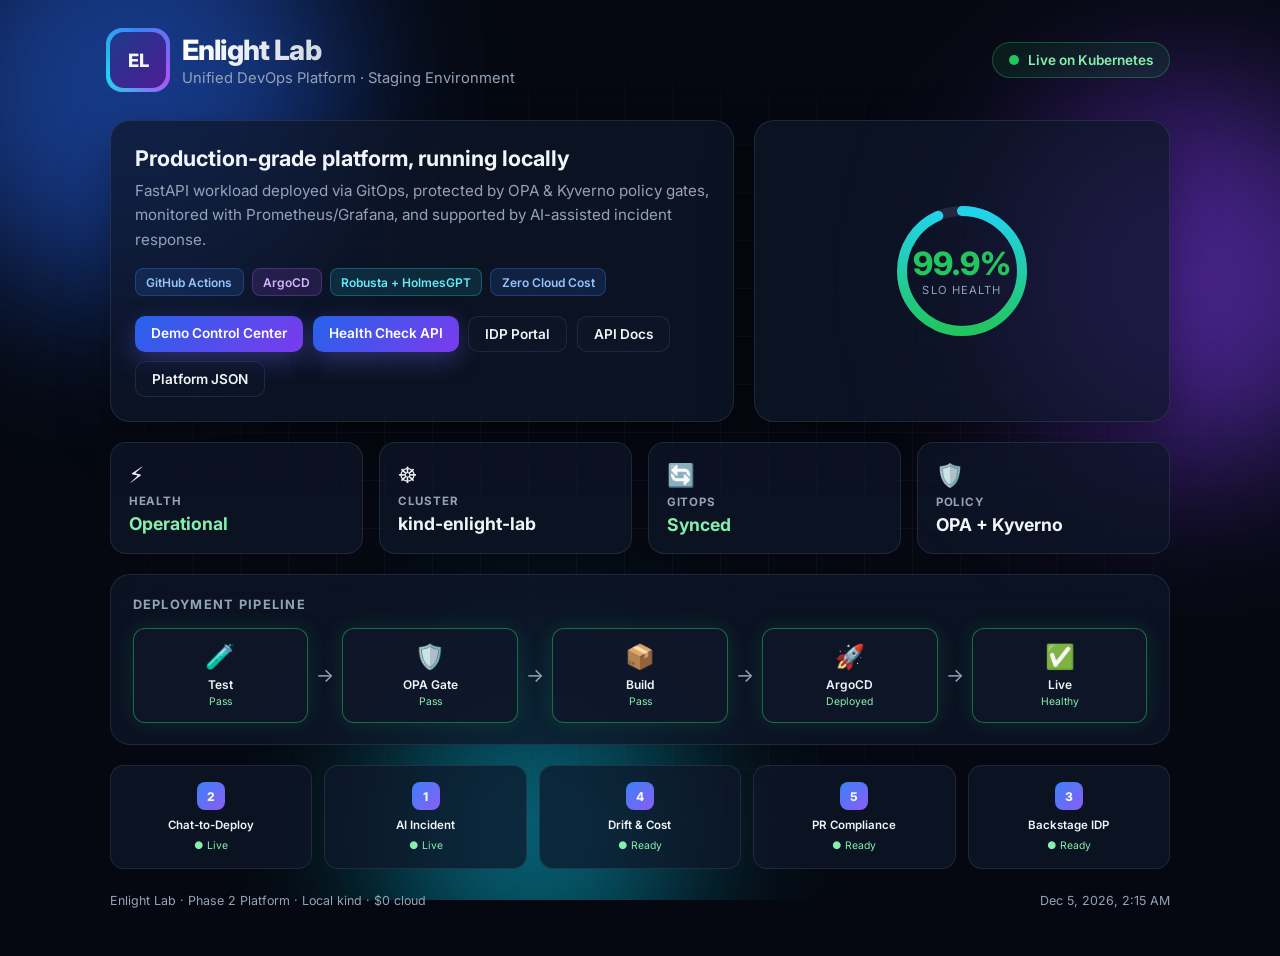
<file: workload/fastapi/app/dashboard.html>
<!DOCTYPE html>
<html lang="en">
<head>
  <meta charset="utf-8" />
  <meta name="viewport" content="width=device-width, initial-scale=1" />
  <title>Enlight Lab — Platform Dashboard</title>
  <link rel="preconnect" href="https://fonts.googleapis.com" />
  <link href="https://fonts.googleapis.com/css2?family=Inter:wght@400;500;600;700;800&display=swap" rel="stylesheet" />
  <style>
    :root {
      --bg: #050810;
      --glass: rgba(15, 23, 42, 0.72);
      --border: rgba(148, 163, 184, 0.15);
      --text: #f1f5f9;
      --muted: #94a3b8;
      --blue: #3b82f6;
      --purple: #a855f7;
      --cyan: #22d3ee;
      --green: #22c55e;
      --pink: #ec4899;
    }
    * { box-sizing: border-box; margin: 0; padding: 0; }
    body {
      font-family: "Inter", system-ui, sans-serif;
      background: var(--bg);
      color: var(--text);
      min-height: 100vh;
      overflow-x: hidden;
    }
    .bg {
      position: fixed; inset: 0; z-index: 0; overflow: hidden;
      background: #050810;
    }
    .orb {
      position: absolute; border-radius: 50%; filter: blur(80px); opacity: .55;
      animation: float 12s ease-in-out infinite;
    }
    .orb1 { width: 420px; height: 420px; background: #2563eb; top: -120px; left: -80px; }
    .orb2 { width: 380px; height: 380px; background: #7c3aed; top: 10%; right: -100px; animation-delay: -4s; }
    .orb3 { width: 300px; height: 300px; background: #06b6d4; bottom: -80px; left: 30%; animation-delay: -8s; }
    @keyframes float {
      0%, 100% { transform: translate(0, 0) scale(1); }
      50% { transform: translate(20px, -30px) scale(1.05); }
    }
    .grid-bg {
      position: absolute; inset: 0;
      background-image: linear-gradient(rgba(148,163,184,.06) 1px, transparent 1px),
                        linear-gradient(90deg, rgba(148,163,184,.06) 1px, transparent 1px);
      background-size: 48px 48px;
      mask-image: radial-gradient(ellipse at center, black 30%, transparent 75%);
    }
    .wrap { position: relative; z-index: 1; max-width: 1100px; margin: 0 auto; padding: 2rem 1.25rem 3rem; }

    header {
      display: flex; align-items: center; justify-content: space-between;
      gap: 1rem; flex-wrap: wrap; margin-bottom: 2rem;
      animation: fadeUp .6s ease both;
    }
    .brand { display: flex; align-items: center; gap: 1rem; }
    .logo-wrap {
      position: relative; width: 56px; height: 56px;
    }
    .logo-ring {
      position: absolute; inset: -4px; border-radius: 16px;
      background: conic-gradient(from 0deg, #3b82f6, #a855f7, #22d3ee, #3b82f6);
      animation: spin 4s linear infinite;
    }
    @keyframes spin { to { transform: rotate(360deg); } }
    .logo {
      position: relative; width: 56px; height: 56px; border-radius: 14px;
      background: #0f172a; display: grid; place-items: center;
      font-weight: 800; font-size: 1.15rem;
      background: linear-gradient(135deg, #1e3a8a, #4c1d95);
    }
    h1 {
      font-size: 1.75rem; font-weight: 800; letter-spacing: -.03em;
      background: linear-gradient(90deg, #fff, #94a3b8);
      -webkit-background-clip: text; -webkit-text-fill-color: transparent;
    }
    .sub { color: var(--muted); font-size: .92rem; margin-top: .15rem; }
    .live-pill {
      display: flex; align-items: center; gap: .55rem;
      padding: .55rem 1rem; border-radius: 999px;
      background: rgba(34, 197, 94, .1); border: 1px solid rgba(34, 197, 94, .35);
      font-size: .85rem; font-weight: 600; color: #86efac;
      backdrop-filter: blur(8px);
    }
    .live-dot {
      width: 10px; height: 10px; border-radius: 50%; background: var(--green);
      box-shadow: 0 0 0 0 rgba(34, 197, 94, .6);
      animation: ping 1.8s infinite;
    }
    @keyframes ping {
      0% { box-shadow: 0 0 0 0 rgba(34, 197, 94, .6); }
      70% { box-shadow: 0 0 0 12px rgba(34, 197, 94, 0); }
      100% { box-shadow: 0 0 0 0 rgba(34, 197, 94, 0); }
    }

    .hero {
      display: grid; grid-template-columns: 1.2fr .8fr; gap: 1.25rem;
      margin-bottom: 1.25rem;
      animation: fadeUp .7s ease .1s both;
    }
    @media (max-width: 800px) { .hero { grid-template-columns: 1fr; } }

    .panel {
      background: var(--glass); border: 1px solid var(--border);
      border-radius: 20px; padding: 1.5rem; backdrop-filter: blur(16px);
      box-shadow: 0 20px 50px rgba(0,0,0,.35);
    }
    .panel h2 { font-size: 1.35rem; font-weight: 700; margin-bottom: .5rem; }
    .panel p { color: var(--muted); line-height: 1.6; font-size: .95rem; }
    .tags { display: flex; flex-wrap: wrap; gap: .5rem; margin-top: 1rem; }
    .tag {
      font-size: .75rem; font-weight: 600; padding: .35rem .65rem; border-radius: 8px;
      background: rgba(59, 130, 246, .15); border: 1px solid rgba(59, 130, 246, .3);
      color: #93c5fd;
    }
    .tag.purple { background: rgba(168,85,247,.15); border-color: rgba(168,85,247,.3); color: #d8b4fe; }
    .tag.cyan { background: rgba(34,211,238,.12); border-color: rgba(34,211,238,.3); color: #67e8f9; }

    .status-ring-wrap {
      display: flex; flex-direction: column; align-items: center; justify-content: center;
      min-height: 220px;
    }
    .ring {
      position: relative; width: 140px; height: 140px;
    }
    .ring svg { transform: rotate(-90deg); }
    .ring-bg { fill: none; stroke: rgba(148,163,184,.15); stroke-width: 10; }
    .ring-fg {
      fill: none; stroke: url(#grad); stroke-width: 10; stroke-linecap: round;
      stroke-dasharray: 377; stroke-dashoffset: 377;
      animation: ringFill 1.5s ease forwards .3s;
    }
    @keyframes ringFill { to { stroke-dashoffset: 25; } }
    .ring-label {
      position: absolute; inset: 0; display: grid; place-items: center; text-align: center;
    }
    .ring-label .pct { font-size: 2rem; font-weight: 800; color: var(--green); }
    .ring-label .lbl { font-size: .7rem; color: var(--muted); text-transform: uppercase; letter-spacing: .1em; }

    .metrics {
      display: grid; grid-template-columns: repeat(4, 1fr); gap: 1rem;
      margin-bottom: 1.25rem;
      animation: fadeUp .8s ease .2s both;
    }
    @media (max-width: 700px) { .metrics { grid-template-columns: repeat(2, 1fr); } }
    .metric {
      background: var(--glass); border: 1px solid var(--border); border-radius: 16px;
      padding: 1.1rem; backdrop-filter: blur(12px);
      transition: transform .2s, border-color .2s;
    }
    .metric:hover { transform: translateY(-3px); border-color: rgba(59,130,246,.4); }
    .metric .icon { font-size: 1.4rem; margin-bottom: .4rem; }
    .metric h3 { font-size: .72rem; text-transform: uppercase; letter-spacing: .08em; color: var(--muted); }
    .metric .val { font-size: 1.1rem; font-weight: 700; margin-top: .35rem; }
    .metric .val.ok { color: #86efac; }

    .pipeline {
      background: var(--glass); border: 1px solid var(--border); border-radius: 20px;
      padding: 1.35rem; margin-bottom: 1.25rem; backdrop-filter: blur(16px);
      animation: fadeUp .9s ease .3s both;
    }
    .pipeline h3 { font-size: .8rem; text-transform: uppercase; letter-spacing: .1em; color: var(--muted); margin-bottom: 1rem; }
    .flow {
      display: flex; align-items: center; justify-content: space-between; gap: .5rem; flex-wrap: wrap;
    }
    .step {
      flex: 1; min-width: 100px; text-align: center; padding: .85rem .5rem; border-radius: 12px;
      background: rgba(15,23,42,.8); border: 1px solid var(--border);
      position: relative;
    }
    .step.active { border-color: rgba(34,197,94,.5); box-shadow: 0 0 20px rgba(34,197,94,.15); }
    .step .emoji { font-size: 1.5rem; }
    .step .name { font-size: .75rem; font-weight: 600; margin-top: .35rem; }
    .step .state { font-size: .65rem; color: #86efac; margin-top: .2rem; }
    .arrow { color: var(--muted); font-size: 1.2rem; flex-shrink: 0; }

    .demos {
      display: grid; grid-template-columns: repeat(5, 1fr); gap: .75rem;
      animation: fadeUp 1s ease .4s both;
    }
    @media (max-width: 800px) { .demos { grid-template-columns: repeat(2, 1fr); } }
    .demo {
      text-align: center; padding: 1rem .5rem; border-radius: 14px;
      background: var(--glass); border: 1px solid var(--border);
      backdrop-filter: blur(10px); transition: .2s;
    }
    .demo:hover { border-color: rgba(168,85,247,.45); transform: scale(1.02); }
    .demo .num {
      width: 28px; height: 28px; border-radius: 8px; margin: 0 auto .5rem;
      background: linear-gradient(135deg, #3b82f6, #8b5cf6);
      display: grid; place-items: center; font-size: .75rem; font-weight: 800;
    }
    .demo .title { font-size: .72rem; font-weight: 600; line-height: 1.3; }
    .demo .st { font-size: .65rem; color: #86efac; margin-top: .35rem; }

    footer {
      margin-top: 1.5rem; display: flex; justify-content: space-between; flex-wrap: wrap; gap: .5rem;
      color: var(--muted); font-size: .78rem;
      animation: fadeUp 1.1s ease .5s both;
    }
    @keyframes fadeUp {
      from { opacity: 0; transform: translateY(16px); }
      to { opacity: 1; transform: translateY(0); }
    }
    .cta-row { display: flex; flex-wrap: wrap; gap: .6rem; margin-top: 1.25rem; }
    .btn {
      text-decoration: none; font-size: .85rem; font-weight: 600; padding: .55rem 1rem;
      border-radius: 10px; transition: .15s;
    }
    .btn-primary {
      color: #fff; background: linear-gradient(135deg, #2563eb, #7c3aed);
      box-shadow: 0 8px 24px rgba(99, 102, 241, .35);
    }
    .btn-primary:hover { filter: brightness(1.1); transform: translateY(-1px); }
    .btn-ghost {
      color: var(--text); border: 1px solid var(--border); background: rgba(15,23,42,.5);
    }
    .btn-ghost:hover { border-color: rgba(148,163,184,.4); }
  </style>
</head>
<body>
  <div class="bg">
    <div class="orb orb1"></div>
    <div class="orb orb2"></div>
    <div class="orb orb3"></div>
    <div class="grid-bg"></div>
  </div>

  <div class="wrap">
    <header>
      <div class="brand">
        <div class="logo-wrap">
          <div class="logo-ring"></div>
          <div class="logo">EL</div>
        </div>
        <div>
          <h1>Enlight Lab</h1>
          <div class="sub">Unified DevOps Platform · Staging Environment</div>
        </div>
      </div>
      <div class="live-pill"><span class="live-dot"></span> Live on Kubernetes</div>
    </header>

    <section class="hero">
      <div class="panel">
        <h2>Production-grade platform, running locally</h2>
        <p>
          FastAPI workload deployed via GitOps, protected by OPA &amp; Kyverno policy gates,
          monitored with Prometheus/Grafana, and supported by AI-assisted incident response.
        </p>
        <div class="tags">
          <span class="tag">GitHub Actions</span>
          <span class="tag purple">ArgoCD</span>
          <span class="tag cyan">Robusta + HolmesGPT</span>
          <span class="tag">Zero Cloud Cost</span>
        </div>
        <div class="cta-row">
          <a class="btn btn-primary" href="http://localhost:30900" target="_blank">Demo Control Center</a>
          <a class="btn btn-primary" href="/health" target="_blank">Health Check API</a>
          <a class="btn btn-ghost" href="/idp" target="_blank">IDP Portal</a>
          <a class="btn btn-ghost" href="/docs" target="_blank">API Docs</a>
          <a class="btn btn-ghost" href="/api/info" target="_blank">Platform JSON</a>
        </div>
      </div>
      <div class="panel status-ring-wrap">
        <div class="ring">
          <svg width="140" height="140" viewBox="0 0 140 140">
            <defs>
              <linearGradient id="grad" x1="0%" y1="0%" x2="100%" y2="0%">
                <stop offset="0%" stop-color="#22c55e"/>
                <stop offset="100%" stop-color="#22d3ee"/>
              </linearGradient>
            </defs>
            <circle class="ring-bg" cx="70" cy="70" r="60"/>
            <circle class="ring-fg" cx="70" cy="70" r="60"/>
          </svg>
          <div class="ring-label">
            <div>
              <div class="pct">99.9%</div>
              <div class="lbl">SLO Health</div>
            </div>
          </div>
        </div>
      </div>
    </section>

    <section class="metrics">
      <div class="metric">
        <div class="icon">⚡</div>
        <h3>Health</h3>
        <div class="val ok">Operational</div>
      </div>
      <div class="metric">
        <div class="icon">☸️</div>
        <h3>Cluster</h3>
        <div class="val">kind-enlight-lab</div>
      </div>
      <div class="metric">
        <div class="icon">🔄</div>
        <h3>GitOps</h3>
        <div class="val ok">Synced</div>
      </div>
      <div class="metric">
        <div class="icon">🛡️</div>
        <h3>Policy</h3>
        <div class="val">OPA + Kyverno</div>
      </div>
    </section>

    <section class="pipeline">
      <h3>Deployment pipeline</h3>
      <div class="flow">
        <div class="step active"><div class="emoji">🧪</div><div class="name">Test</div><div class="state">Pass</div></div>
        <span class="arrow">→</span>
        <div class="step active"><div class="emoji">🛡️</div><div class="name">OPA Gate</div><div class="state">Pass</div></div>
        <span class="arrow">→</span>
        <div class="step active"><div class="emoji">📦</div><div class="name">Build</div><div class="state">Pass</div></div>
        <span class="arrow">→</span>
        <div class="step active"><div class="emoji">🚀</div><div class="name">ArgoCD</div><div class="state">Deployed</div></div>
        <span class="arrow">→</span>
        <div class="step active"><div class="emoji">✅</div><div class="name">Live</div><div class="state">Healthy</div></div>
      </div>
    </section>

    <section class="demos">
      <div class="demo"><div class="num">2</div><div class="title">Chat-to-Deploy</div><div class="st">● Live</div></div>
      <div class="demo"><div class="num">1</div><div class="title">AI Incident</div><div class="st">● Live</div></div>
      <div class="demo"><div class="num">4</div><div class="title">Drift &amp; Cost</div><div class="st">● Ready</div></div>
      <div class="demo"><div class="num">5</div><div class="title">PR Compliance</div><div class="st">● Ready</div></div>
      <div class="demo"><div class="num">3</div><div class="title">Backstage IDP</div><div class="st">● Ready</div></div>
    </section>

    <footer>
      <span>Enlight Lab · Phase 2 Platform · Local kind · $0 cloud</span>
      <span id="clock"></span>
    </footer>
  </div>
  <script>
  function tick() {
    document.getElementById("clock").textContent =
      new Date().toLocaleString(undefined, { dateStyle: "medium", timeStyle: "short" });
  }
  tick(); setInterval(tick, 1000);
  </script>
</body>
</html>
</file>
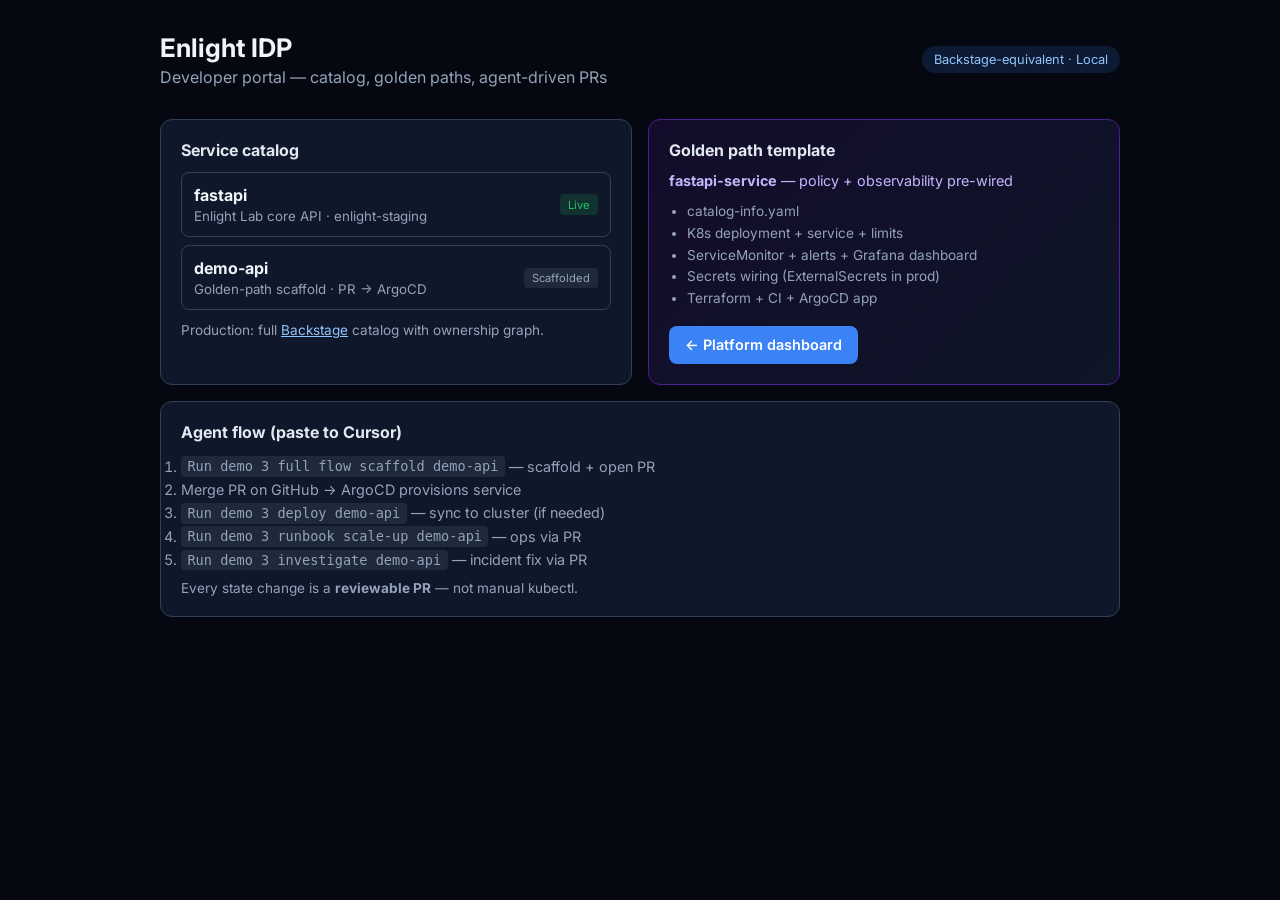
<file: workload/fastapi/app/idp-portal.html>
<!DOCTYPE html>
<html lang="en">
<head>
  <meta charset="utf-8" />
  <meta name="viewport" content="width=device-width, initial-scale=1" />
  <title>Enlight IDP — Developer Portal</title>
  <link href="https://fonts.googleapis.com/css2?family=Inter:wght@400;600;700&display=swap" rel="stylesheet" />
  <style>
    :root { --bg:#050810; --card:#0f172a; --border:#334155; --text:#f1f5f9; --muted:#94a3b8; --blue:#3b82f6; --green:#22c55e; --purple:#a855f7; }
    * { box-sizing:border-box; margin:0; padding:0; }
    body { font-family:Inter,system-ui,sans-serif; background:var(--bg); color:var(--text); min-height:100vh; }
    .wrap { max-width:1000px; margin:0 auto; padding:2rem 1.25rem; }
    header { display:flex; justify-content:space-between; align-items:center; margin-bottom:2rem; flex-wrap:wrap; gap:1rem; }
    h1 { font-size:1.6rem; font-weight:700; }
    .badge { background:rgba(59,130,246,.15); color:#93c5fd; padding:.35rem .75rem; border-radius:999px; font-size:.8rem; }
    .grid { display:grid; grid-template-columns:1fr 1fr; gap:1rem; }
    @media(max-width:700px){ .grid{ grid-template-columns:1fr; } }
    .card { background:var(--card); border:1px solid var(--border); border-radius:12px; padding:1.25rem; }
    .card h2 { font-size:1rem; margin-bottom:.75rem; color:#e2e8f0; }
    .item { padding:.75rem; border:1px solid var(--border); border-radius:8px; margin-bottom:.5rem; display:flex; justify-content:space-between; align-items:center; gap:.5rem; }
    .item small { color:var(--muted); display:block; margin-top:.2rem; }
    .tag { font-size:.7rem; padding:.2rem .5rem; border-radius:4px; background:#1e293b; color:var(--muted); }
    .tag.live { background:rgba(34,197,94,.15); color:var(--green); }
    .template { border-color:#4c1d95; background:linear-gradient(135deg,rgba(76,29,149,.2),rgba(15,23,42,.9)); }
    .btn { display:inline-block; margin-top:1rem; padding:.65rem 1rem; background:var(--blue); color:#fff; text-decoration:none; border-radius:8px; font-weight:600; font-size:.9rem; }
    .steps { margin-top:1rem; }
    .steps li { margin:.4rem 0; color:var(--muted); font-size:.9rem; }
    code { background:#1e293b; padding:.15rem .4rem; border-radius:4px; font-size:.85rem; }
    a { color:#93c5fd; }
  </style>
</head>
<body>
  <div class="wrap">
    <header>
      <div>
        <h1>Enlight IDP</h1>
        <p style="color:var(--muted);margin-top:.25rem">Developer portal — catalog, golden paths, agent-driven PRs</p>
      </div>
      <span class="badge">Backstage-equivalent · Local</span>
    </header>

    <div class="grid">
      <section class="card">
        <h2>Service catalog</h2>
        <div class="item">
          <div>
            <strong>fastapi</strong>
            <small>Enlight Lab core API · enlight-staging</small>
          </div>
          <span class="tag live">Live</span>
        </div>
        <div class="item">
          <div>
            <strong>demo-api</strong>
            <small>Golden-path scaffold · PR → ArgoCD</small>
          </div>
          <span class="tag">Scaffolded</span>
        </div>
        <p style="color:var(--muted);font-size:.85rem;margin-top:.75rem">
          Production: full <a href="https://backstage.io" target="_blank">Backstage</a> catalog with ownership graph.
        </p>
      </section>

      <section class="card template">
        <h2>Golden path template</h2>
        <p style="font-size:.9rem;color:#c4b5fd;margin-bottom:.75rem"><strong>fastapi-service</strong> — policy + observability pre-wired</p>
        <ul style="font-size:.85rem;color:var(--muted);line-height:1.6;padding-left:1.1rem">
          <li>catalog-info.yaml</li>
          <li>K8s deployment + service + limits</li>
          <li>ServiceMonitor + alerts + Grafana dashboard</li>
          <li>Secrets wiring (ExternalSecrets in prod)</li>
          <li>Terraform + CI + ArgoCD app</li>
        </ul>
        <a class="btn" href="/">← Platform dashboard</a>
      </section>
    </div>

    <section class="card" style="margin-top:1rem">
      <h2>Agent flow (paste to Cursor)</h2>
      <ol class="steps">
        <li><code>Run demo 3 full flow scaffold demo-api</code> — scaffold + open PR</li>
        <li>Merge PR on GitHub → ArgoCD provisions service</li>
        <li><code>Run demo 3 deploy demo-api</code> — sync to cluster (if needed)</li>
        <li><code>Run demo 3 runbook scale-up demo-api</code> — ops via PR</li>
        <li><code>Run demo 3 investigate demo-api</code> — incident fix via PR</li>
      </ol>
      <p style="color:var(--muted);font-size:.85rem;margin-top:.75rem">
        Every state change is a <strong>reviewable PR</strong> — not manual kubectl.
      </p>
    </section>
  </div>
</body>
</html>
</file>
